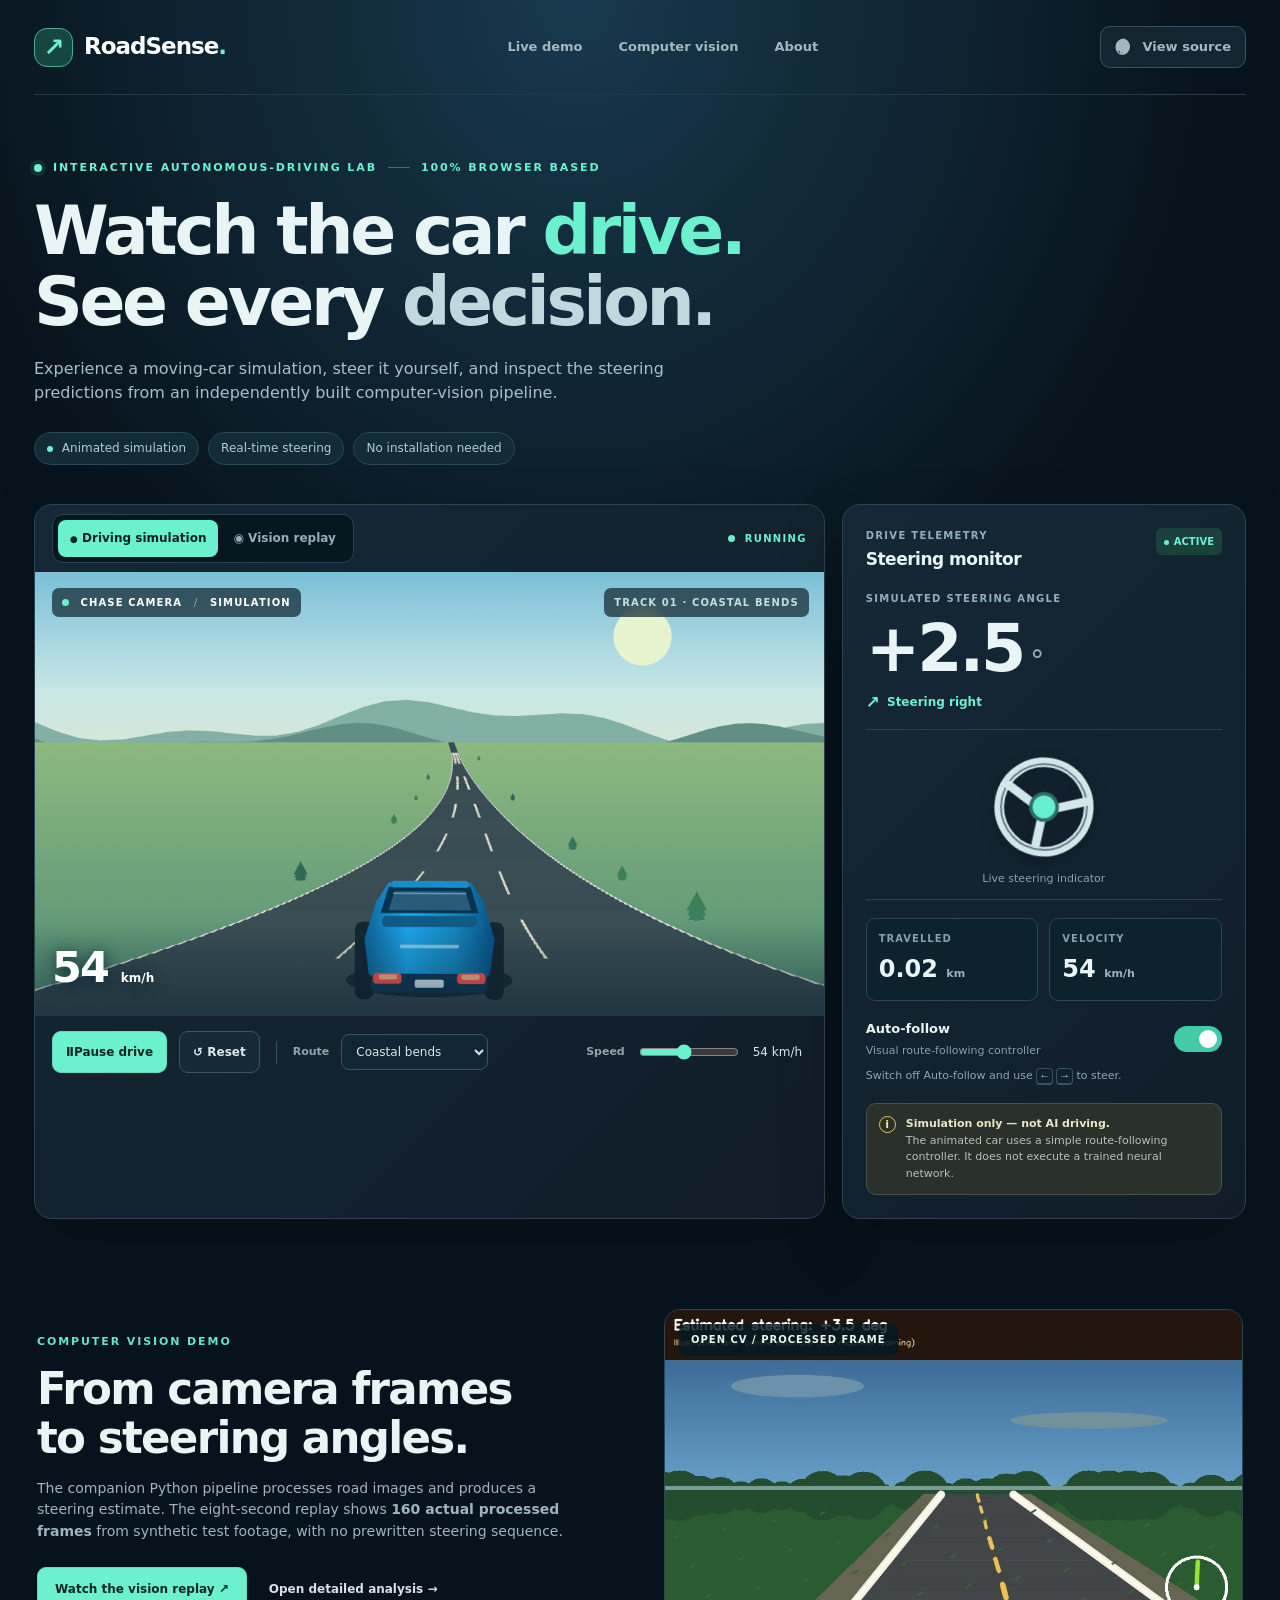
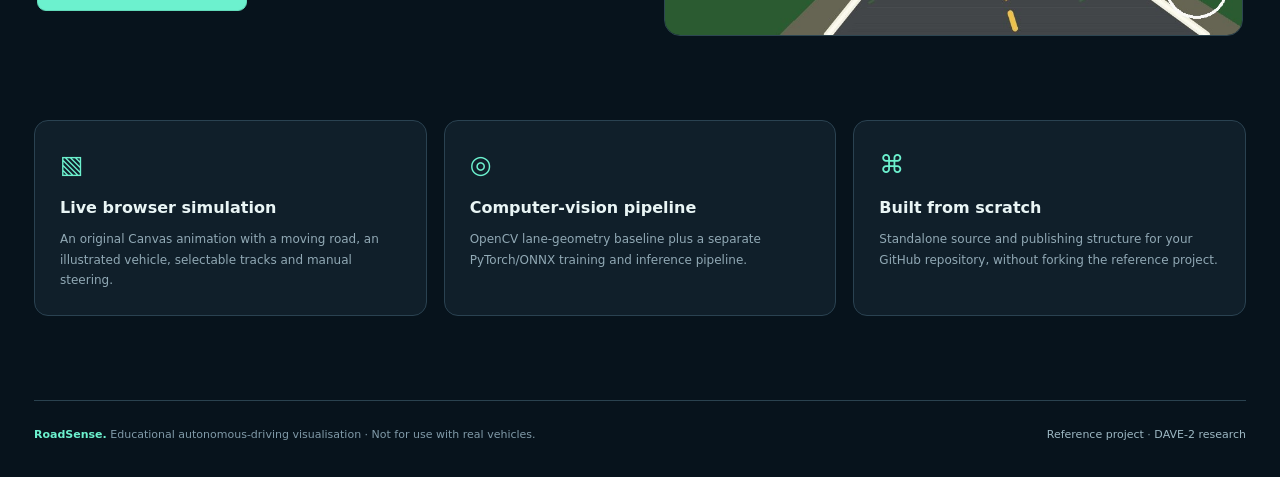
<file: docs/index.html>
<!doctype html>
<html lang="en">
<head>
<meta charset="utf-8"/>
<meta name="viewport" content="width=device-width, initial-scale=1"/>
<meta name="theme-color" content="#07131d"/>
<meta name="description" content="RoadSense: interactive self-driving car simulation and independently implemented computer-vision steering demonstration."/>
<title>RoadSense — Watch the car drive</title>
<link rel="stylesheet" href="style.css" />
</head>
<body>
<div class="ambient" aria-hidden="true"></div>
<div class="page">
<header class="header">
  <a class="logo" href="./" aria-label="RoadSense home"><span class="symbol">↗</span><span>Road<span class="brand-em">Sense</span><span class="brand-dot">.</span></span></a>
  <nav aria-label="Main navigation"><a href="#demo">Live demo</a><a href="#vision">Computer vision</a><a href="#details">About</a></nav>
  <a class="repo-link" href="https://github.com/concept-grading-lab/RoadSense-Steering-AI" target="_blank" rel="noopener"><svg width="18" height="18" viewBox="0 0 24 24" aria-hidden="true" fill="currentColor"><path d="M12 .7A11.3 11.3 0 0 0 8.4 22.73c.57.1.77-.24.77-.55v-2c-3.14.69-3.8-1.33-3.8-1.33-.51-1.29-1.26-1.63-1.26-1.63-1.02-.69.08-.68.08-.68 1.13.08 1.73 1.15 1.73 1.15 1 .1.84 1.92.63 2.39-.42.1-.73.26-.98.44 2.52.29 5.17-1.26 5.17-5.6 0-1.24-.44-2.26-1.16-3.06.12-.28.51-1.44-.11-3.01 0 0-.95-.31-3.1 1.17A10.75 10.75 0 0 0 12 6.56c-.96 0-1.92.13-2.82.38-2.16-1.48-3.11-1.17-3.11-1.17-.61 1.57-.23 2.73-.11 3.01a4.4 4.4 0 0 0-1.17 3.06c0 4.33 2.65 5.9 5.16 5.61-.1.09-.19.19-.27.3a3.1 3.1 0 0 1-.29 2.07v2.36c0 .31.2.65.78.54A11.3 11.3 0 0 0 12 .7Z"/></svg><span>View source</span></a>
</header>
<main>
  <section class="hero" id="demo">
    <div class="eyebrow"><span class="pulse"></span> INTERACTIVE AUTONOMOUS-DRIVING LAB <span class="eyebrow-rule"></span> 100% BROWSER BASED</div>
    <h1>Watch the car <em>drive.</em><br/>See every <span class="highlight">decision.</span></h1>
    <p>Experience a moving-car simulation, steer it yourself, and inspect the steering predictions from an independently built computer-vision pipeline.</p>
    <div class="chips"><span><b class="chip-dot"></b> Animated simulation</span><span>Real-time steering</span><span>No installation needed</span></div>
  </section>
  <section class="workspace" aria-label="Interactive driving demonstration">
    <div class="screen-card">
      <div class="screen-toolbar"><div class="mode-switch" role="group" aria-label="Choose the demonstration mode"><button id="btnSim" class="mode-btn active" type="button" aria-pressed="true"><span class="circle">●</span> Driving simulation</button><button id="btnVideo" class="mode-btn" type="button" aria-pressed="false">◉ Vision replay</button></div><span id="liveBadge" class="status"><span class="status-dot"></span> RUNNING</span></div>
      <div class="viewport">
        <canvas id="road" width="1080" height="620" role="img" aria-label="Animated simulated car driving along a curving road with moving scenery">Your browser does not support Canvas.</canvas>
        <video id="processedVideo" src="road-annotated.mp4" poster="road-straight.jpg" muted playsinline loop preload="metadata" aria-label="Eight second recording of processed synthetic road footage" hidden></video>
        <div class="cam-label" id="camLabel"><span class="cam-dot"></span> CHASE CAMERA <span class="camera-divider">/</span> SIMULATION</div>
        <div class="frame-label" id="frameLabel">TRACK 01 · COASTAL BENDS</div>
        <div class="bottom-viz"><div class="speed-text" id="speedFloat">54 <span>km/h</span></div><div class="video-notice" id="videoNotice" hidden>Recorded OpenCV output · Synthetic footage</div></div>
      </div>
      <div class="screen-controls" id="simulationControls"><button class="primary" type="button" id="playPause"><span id="playGlyph">Ⅱ</span><span id="playText">Pause drive</span></button><button class="outline" type="button" id="restart" aria-label="Restart simulation" title="Restart drive">↺ Reset</button><span class="ctrl-divider"></span><label for="trackSelect">Route</label><select id="trackSelect" aria-label="Driving route"><option value="coastal">Coastal bends</option><option value="sweeps">Mountain sweeps</option><option value="straight">City straight</option></select><span class="ctrl-spacer"></span><label class="keyboard" for="speedSlider">Speed</label><input id="speedSlider" type="range" min="25" max="90" step="1" value="54" aria-label="Simulated speed in kilometres per hour"/><output id="speedValue" for="speedSlider">54 km/h</output></div>
      <div class="screen-controls replay-controls" id="replayControls" hidden><button id="videoPlay" class="primary" type="button">▶ Play replay</button><label for="seek" class="keyboard">Timeline</label><input id="seek" type="range" min="0" max="159" value="0" step="1" aria-label="Replay frame"/><span id="videoTime" class="time">0:00 / 0:08</span></div>
    </div>
    <aside class="telemetry" aria-label="Driving dashboard">
      <div class="telemetry-top"><div><div class="small-label">DRIVE TELEMETRY</div><div class="dash-heading">Steering monitor</div></div><span class="telemetry-signal" title="Simulation connected"><span></span>ACTIVE</span></div>
      <div class="angle-group"><div class="small-label" id="angleLabel">SIMULATED STEERING ANGLE</div><div class="angle-value"><strong id="steerAngle">+0.0</strong><span>°</span></div><div class="direction"><span class="direction-arrow" id="directionArrow">↑</span><span id="steerDirection">Following road centre</span></div></div>
      <div class="wheel-panel"><svg class="wheel-icon" id="steeringWheel" viewBox="0 0 130 130" role="img" aria-label="Steering wheel angle indicator"><circle cx="65" cy="65" r="51" fill="none" stroke="#d1e7ea" stroke-width="11"/><circle cx="65" cy="65" r="49" fill="none" stroke="#647785" stroke-width="2"/><path d="M20 49 L57 66 M110 49 L73 66 M65 65 L65 108" stroke="#d1e7ea" stroke-width="10" fill="none" stroke-linecap="round"/><circle cx="65" cy="65" r="15" fill="#67efd2" stroke="#2d6c69" stroke-width="4"/></svg><div class="wheel-caption">Live steering indicator</div></div>
      <div class="metrics"><div><span>TRAVELLED</span><strong id="distance">0.00 <small>km</small></strong></div><div><span>VELOCITY</span><strong id="velocity">54 <small>km/h</small></strong></div></div>
      <div class="autopilot-row"><div><strong>Auto-follow</strong><small id="driveModeInfo">Visual route-following controller</small></div><label class="switch" for="autopilot"><input id="autopilot" type="checkbox" checked/><span class="switch-slider"></span></label></div>
      <p class="hint" id="controlsHint">Switch off Auto-follow and use <kbd>←</kbd> <kbd>→</kbd> to steer.</p>
      <div class="accuracy-note"><span class="info-icon">i</span><span><strong id="disclaimerTitle">Simulation only — not AI driving.</strong><br/><span id="disclaimerBody">The animated car uses a simple route-following controller. It does not execute a trained neural network.</span></span></div>
    </aside>
  </section>
  <section class="under" id="vision"><div class="under-copy"><div class="eyebrow second">COMPUTER VISION DEMO</div><h2>From camera frames<br/>to steering angles.</h2><p>The companion Python pipeline processes road images and produces a steering estimate. The eight-second replay shows <b>160 actual processed frames</b> from synthetic test footage, with no prewritten steering sequence.</p><div class="under-actions"><button id="openReplay" class="cta" type="button">Watch the vision replay <span>↗</span></button><a class="under-link" href="vision-replay.html">Open detailed analysis →</a></div></div><div class="preview"><img src="road-right.jpg" alt="Annotated right-turn road showing computed lane geometry" loading="lazy"/><div class="preview-overlay">OPEN CV / PROCESSED FRAME</div></div></section>
  <section class="grid-features" id="details"><div class="feature"><span class="feature-icon">▧</span><h3>Live browser simulation</h3><p>An original Canvas animation with a moving road, an illustrated vehicle, selectable tracks and manual steering.</p></div><div class="feature"><span class="feature-icon">◎</span><h3>Computer-vision pipeline</h3><p>OpenCV lane-geometry baseline plus a separate PyTorch/ONNX training and inference pipeline.</p></div><div class="feature"><span class="feature-icon">⌘</span><h3>Built from scratch</h3><p>Standalone source and publishing structure for your GitHub repository, without forking the reference project.</p></div></section>
</main>
<footer><span><strong>RoadSense.</strong> Educational autonomous-driving visualisation · Not for use with real vehicles.</span><span><a href="https://github.com/adityaguptai/Self-Driving-Car-" target="_blank" rel="noopener">Reference project</a> · <a href="https://arxiv.org/abs/1604.07316" target="_blank" rel="noopener">DAVE-2 research</a></span></footer>
</div><script id="angle-trace" type="application/json">[-3.289,-3.448,-2.021,-3.322,-2.005,-3.181,-3.342,-1.955,-6.264,-1.42,-5.593,-4.56,-5.685,-5.137,-8.706,-8.303,-5.703,-8.399,-7.998,-6.281,-7.37,-7.178,-5.379,-5.327,-6.133,-5.997,-5.505,-5.484,-4.789,-4.282,-3.949,-3.749,-3.287,-3.058,-2.375,-2.093,-1.738,-1.28,-0.876,-0.491,-0.027,0.203,0.721,1.049,1.737,1.919,2.12,2.526,3.338,3.542,3.702,4.257,4.687,5.372,5.331,5.741,6.041,6.471,6.591,7.02,7.209,7.609,7.703,8.125,8.17,8.197,3.662,4.334,2.307,3.475,2.509,3.13,3.423,6.331,2.402,0.572,3.761,1.882,2.01,3.168,2.021,1.243,1.975,2.357,-0.107,2.755,1.611,6.652,2.676,5.358,6.618,5.901,5.858,4.528,8.657,8.647,6.025,8.215,7.95,7.569,7.466,6.949,6.809,6.415,5.901,5.707,5.597,5.046,4.749,4.333,3.709,3.504,3.245,3.027,2.34,1.787,1.787,1.109,0.909,0.172,-0.159,-0.529,-0.755,-1.208,-1.759,-2.093,-2.608,-3.083,-3.235,-3.997,-3.956,-4.379,-4.936,-5.328,-5.661,-5.919,-6.17,-6.521,-6.763,-6.356,-6.411,-6.256,-7.055,-4.171,-8.402,-8.603,-5.631,-4.277,-6.135,-4.048,-5.809,-4.464,-5.153,-5.471,-3.669,-4.773,-1.902,-0.853,-3.124,-0.618]</script><script src="sim.js" defer></script>
</body></html>
</file>
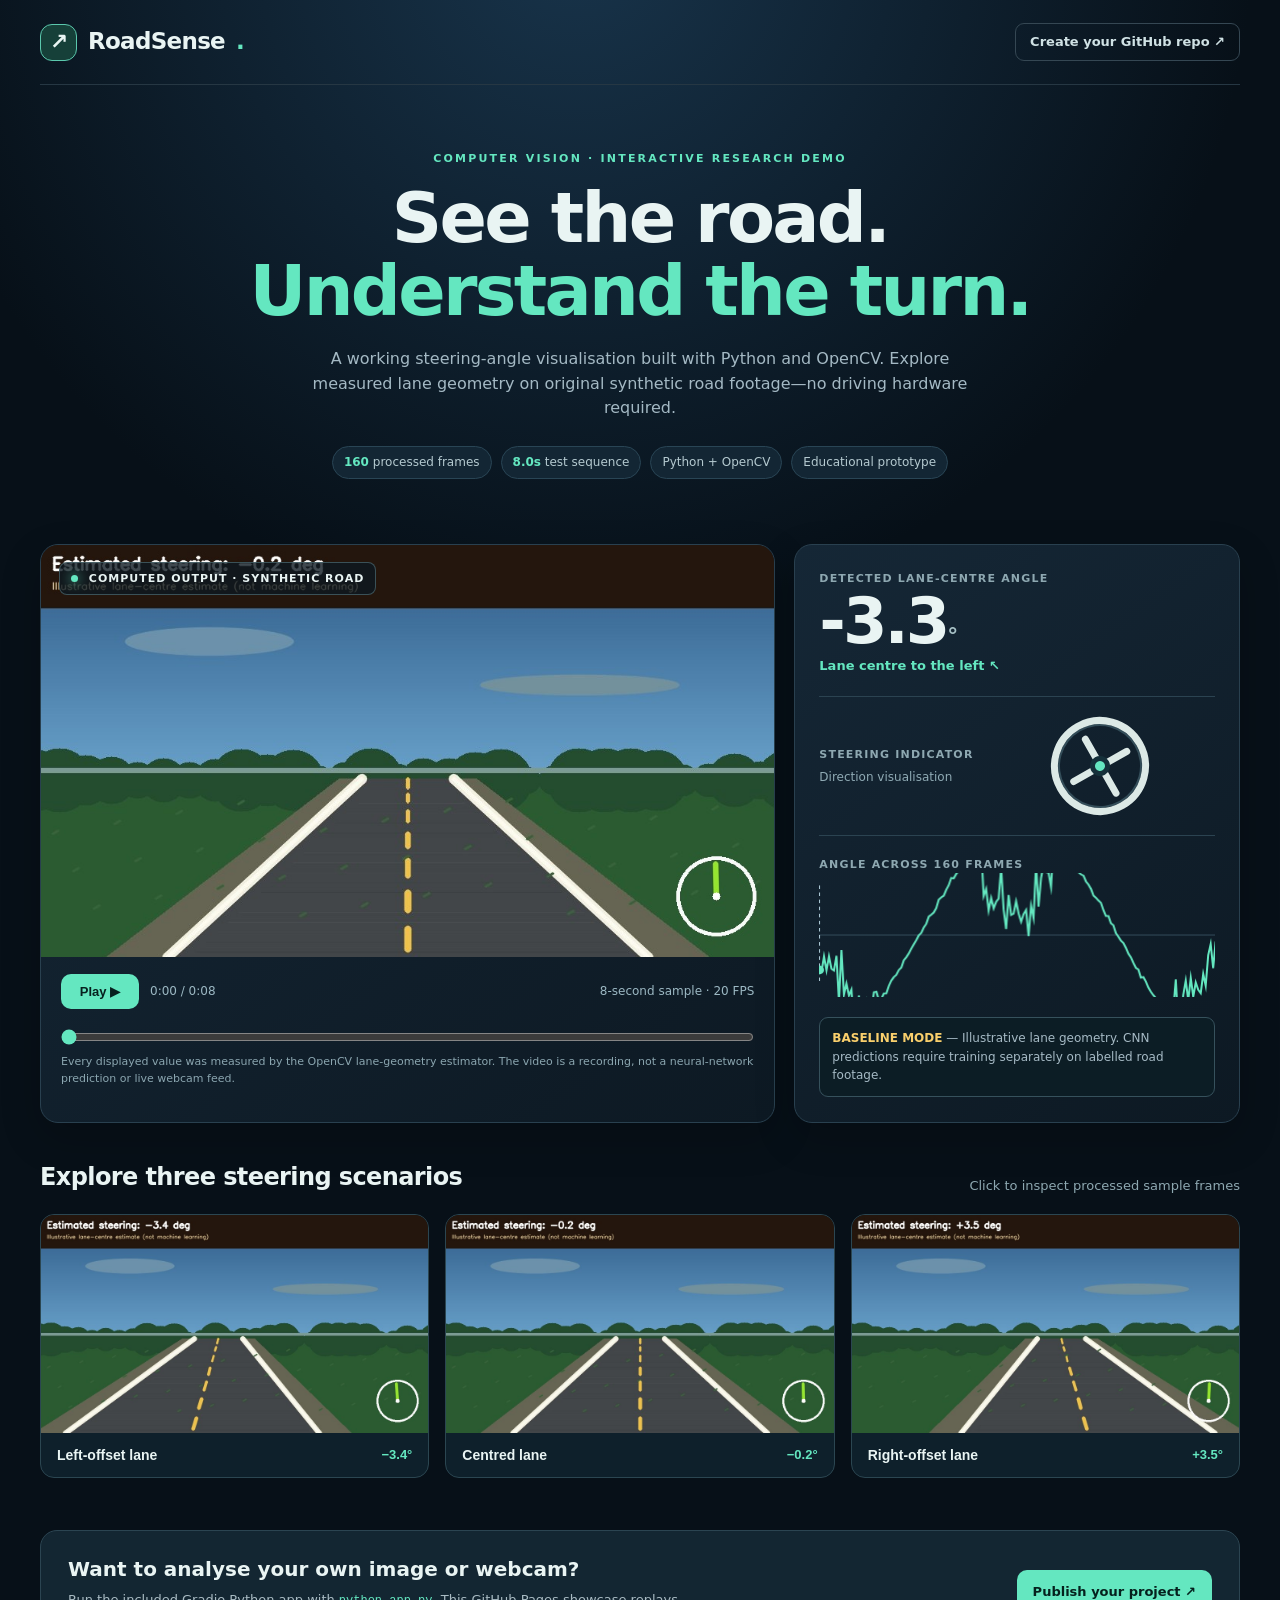
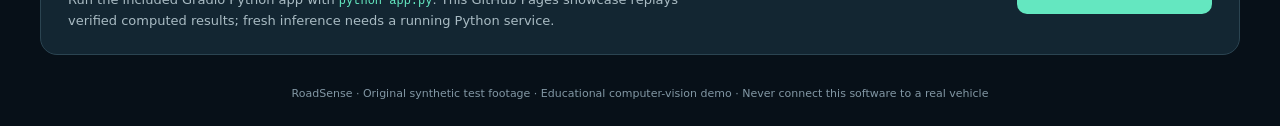
<file: docs/vision-replay.html>
<!DOCTYPE html>
<html lang="en">
<head>
<meta charset="utf-8"><meta name="viewport" content="width=device-width, initial-scale=1">
<meta name="description" content="RoadSense: original self-driving research demo. See OpenCV lane geometry results on synthetic road footage and explore steering measurements over time.">
<title>RoadSense | Steering Prediction Lab</title>
<style>
:root{color-scheme:dark;--bg:#071018;--panel:#0f1c27;--edge:#284050;--ink:#e9f4f3;--muted:#8ea8b1;--mint:#64e7c0;--sky:#68b5ff;--yellow:#f9cf6c}*{box-sizing:border-box}body{margin:0;background:var(--bg);font-family:Inter,ui-sans-serif,system-ui,-apple-system,Segoe UI,sans-serif;color:var(--ink);font-size:15px;line-height:1.55}body:before{content:"";position:absolute;pointer-events:none;left:0;right:0;top:0;height:650px;background:radial-gradient(ellipse at 45% -10%,#18344b 0,transparent 68%)}.shell{width:min(1200px,calc(100% - 40px));margin:auto;position:relative}header{display:flex;justify-content:space-between;align-items:center;border-bottom:1px solid #263743;padding:23px 0}.brand{font-weight:850;letter-spacing:-.7px;font-size:23px;display:flex;gap:11px;align-items:center}.mark{display:grid;place-items:center;width:37px;height:37px;border:1px solid #5bc8ad;background:#164039;border-radius:12px;font-size:22px}.toplink{color:#d0e2e5;text-decoration:none;font-size:13px;font-weight:680;border:1px solid #354753;border-radius:9px;padding:8px 14px}.toplink:hover{border-color:var(--mint)}.hero{padding:65px 0 40px;text-align:center}.eyebrow{font-size:11px;text-transform:uppercase;letter-spacing:2.2px;font-weight:800;color:var(--mint)}h1{font-size:clamp(37px,6.2vw,70px);line-height:1.04;letter-spacing:-2.7px;margin:15px auto 19px;max-width:920px}h1 span{color:var(--mint)}.sub{max-width:690px;margin:auto;color:#a4b9c4;font-size:16px}.pills{display:flex;gap:9px;flex-wrap:wrap;justify-content:center;margin:25px 0}.pill{font-size:12px;color:#b5cad0;background:#132634;border:1px solid #294555;border-radius:90px;padding:6px 11px}.pill strong{color:var(--mint)}.stage{display:grid;grid-template-columns:minmax(0,1.65fr) minmax(290px,1fr);gap:19px}.panel{background:linear-gradient(145deg,#152736,#0d1923);border:1px solid #29404f;border-radius:18px;overflow:hidden;box-shadow:0 15px 40px #0003}.video-area{position:relative;aspect-ratio:16/9;background:#172c36}video{width:100%;height:100%;object-fit:cover;display:block}.video-label{position:absolute;top:17px;left:18px;z-index:2;background:#0d1921ca;border:1px solid #527078a6;border-radius:8px;padding:7px 11px;font-size:11px;font-weight:800;letter-spacing:1px}.dot{display:inline-block;width:7px;height:7px;background:#64e7c0;border-radius:50%;margin-right:6px;box-shadow:0 0 12px #64e7c0}.case-preview{position:absolute;inset:0;display:none;z-index:4;background:#092130;align-items:center;justify-content:center}.case-preview.active{display:flex}.case-preview img{width:100%;height:100%;object-fit:cover}.case-preview button{position:absolute;right:13px;top:13px;color:white;background:#102a39;border:1px solid #4a6a78;border-radius:8px;padding:7px 11px;cursor:pointer}.transport{padding:17px 20px 20px}.transport-top{display:flex;gap:11px;align-items:center}.control{display:inline-flex;align-items:center;justify-content:center;background:var(--mint);color:#07211f;border:0;border-radius:10px;padding:10px 17px;cursor:pointer;font-size:13px;font-weight:800;min-width:78px}.control:hover{background:#93ffdb}.time{font-variant-numeric:tabular-nums;font-size:12px;color:#9cb8c3;white-space:nowrap}.seek{width:100%;accent-color:var(--mint);cursor:pointer;margin:20px 0 8px}.source-note{font-size:11px;color:#8ba6b0;margin:0}.side{padding:25px 24px;display:flex;flex-direction:column;gap:20px}.smalltag{font-size:11px;color:var(--muted);letter-spacing:1.2px;font-weight:750;text-transform:uppercase}.steering-val{font-size:64px;font-weight:850;letter-spacing:-3px;line-height:1.08;font-variant-numeric:tabular-nums}.steering-val small{font-size:22px;color:#a6c0c5;letter-spacing:0}.wheel{width:98px;height:98px;border-radius:50%;border:7px solid #dce9e6;margin:auto;position:relative;box-shadow:inset 0 0 0 2px #334d59;transition:transform .12s linear}.wheel:before{content:"";width:7px;height:69px;background:#dce9e6;position:absolute;left:calc(50% - 3.5px);top:8px;border-radius:9px}.wheel:after{content:"";height:7px;width:68px;position:absolute;top:calc(50% - 3.5px);left:8px;border-radius:5px;background:#dce9e6}.wheel i{position:absolute;width:20px;height:20px;border-radius:50%;background:var(--mint);left:calc(50% - 10px);top:calc(50% - 10px);z-index:2;border:5px solid #15303a}.side-info{display:flex;justify-content:space-between;align-items:center;gap:12px}.direction{font-size:13px;color:var(--mint);font-weight:760}.chart{width:100%;height:124px;display:block}.mline{height:1px;background:#2b4351}.mode{border:1px solid #36515c;border-radius:9px;padding:11px 12px;background:#0c1d25;font-size:12px;color:#a6bac5}.mode b{color:var(--yellow)}.cases{margin:36px 0 52px}.section-head{display:flex;justify-content:space-between;align-items:end;gap:14px;margin-bottom:18px}.section-head h2{font-size:24px;letter-spacing:-.6px;margin:0}.section-head p{color:var(--muted);margin:0;font-size:13px}.case-grid{display:grid;grid-template-columns:repeat(3,1fr);gap:16px}.case{cursor:pointer;background:#0e202b;border:1px solid #2b4651;padding:0;border-radius:14px;overflow:hidden;text-align:left;color:var(--ink);transition:transform .14s,border-color .14s}.case:hover{transform:translateY(-2px);border-color:var(--mint)}.case img{width:100%;aspect-ratio:16/9;object-fit:cover;display:block}.case-body{padding:14px 16px}.case-body strong{font-size:14px}.case-body span{float:right;color:var(--mint);font-variant-numeric:tabular-nums;font-size:13px;font-weight:800}.bottom{display:flex;justify-content:space-between;gap:30px;align-items:center;background:#132632;border:1px solid #2b4451;padding:23px 27px;border-radius:17px;margin-bottom:30px}.bottom h2{font-size:20px;margin:0 0 5px}.bottom p{margin:0;font-size:13px;color:#a9bbc3;max-width:650px}.bottom code{font-size:12px;color:var(--mint)}.cta{background:var(--mint);color:#05211d;white-space:nowrap;text-decoration:none;font-size:13px;font-weight:800;padding:12px 16px;border-radius:10px}footer{color:#8297a4;font-size:11px;text-align:center;padding:0 0 25px}@media(max-width:840px){.stage{grid-template-columns:1fr}.side{display:grid;grid-template-columns:1fr 1fr;gap:18px}.side>.mline{display:none}.wheel{margin-right:0}.hero{padding:48px 0 32px}h1{letter-spacing:-1.6px}.bottom{flex-direction:column;align-items:start}}@media(max-width:580px){.shell{width:calc(100% - 24px)}.case-grid{grid-template-columns:1fr}.side{display:flex}.wheel{margin:auto}.bottom{padding:20px}.section-head{display:block}.section-head p{margin-top:7px}header{padding:14px 0}.toplink{font-size:11px}.video-label{font-size:9px;top:9px;left:9px}h1{font-size:39px}.hero{padding-top:39px}.steering-val{font-size:50px}}
</style></head>
<body><main class="shell">
<header><div class="brand"><div class="mark">↗</div> RoadSense<span style="color:var(--mint)">.</span></div><a class="toplink" href="https://github.com/new" target="_blank" rel="noopener">Create your GitHub repo ↗</a></header>
<section class="hero"><div class="eyebrow">Computer Vision · Interactive Research Demo</div><h1>See the road. <span>Understand the turn.</span></h1><p class="sub">A working steering-angle visualisation built with Python and OpenCV. Explore measured lane geometry on original synthetic road footage—no driving hardware required.</p><div class="pills"><span class="pill"><strong>160</strong> processed frames</span><span class="pill"><strong>8.0s</strong> test sequence</span><span class="pill">Python + OpenCV</span><span class="pill">Educational prototype</span></div></section>
<section class="stage">
<div class="panel"><div class="video-area"><div class="video-label"><i class="dot"></i> COMPUTED OUTPUT · SYNTHETIC ROAD</div><video id="video" src="road-annotated.mp4" poster="road-straight.jpg" playsinline muted autoplay loop preload="metadata" aria-label="Annotated road steering demo"></video><div class="case-preview" id="casePreview"><img id="caseImage" src="road-straight.jpg" alt="Road scenario visualisation"><button id="closeCase" aria-label="Close scenario image">Close ×</button></div></div><div class="transport"><div class="transport-top"><button class="control" id="playPause" aria-label="Pause or play video">Pause ❚❚</button><span class="time" id="time">0:00 / 0:08</span><span class="time" style="margin-left:auto">8-second sample · 20 FPS</span></div><input id="seek" class="seek" type="range" min="0" max="159" value="0" aria-label="Scrub through processed frames"><p class="source-note">Every displayed value was measured by the OpenCV lane-geometry estimator. The video is a recording, not a neural-network prediction or live webcam feed.</p></div></div>
<aside class="panel side"><div><div class="smalltag">Detected lane-centre angle</div><div class="steering-val" id="angle">+0.0<small>°</small></div><div class="direction" id="direction">Road centre · aligned</div></div><div class="mline"></div><div class="side-info"><div><div class="smalltag">Steering indicator</div><div style="color:#8faab4;font-size:12px;margin-top:5px">Direction visualisation</div></div><div class="wheel" id="wheel"><i></i></div></div><div class="mline"></div><div><div class="smalltag">Angle across 160 frames</div><canvas id="chart" class="chart" height="140" role="img" aria-label="Timeline of steering angles"></canvas></div><div class="mode"><b>BASELINE MODE</b> — Illustrative lane geometry. CNN predictions require training separately on labelled road footage.</div></aside>
</section>
<section class="cases"><div class="section-head"><h2>Explore three steering scenarios</h2><p>Click to inspect processed sample frames</p></div><div class="case-grid"><button class="case" data-scenario="left"><img src="road-left.jpg" alt="Synthetic left-shifted lane"><div class="case-body"><strong>Left-offset lane</strong><span>−3.4°</span></div></button><button class="case" data-scenario="straight"><img src="road-straight.jpg" alt="Synthetic straight lane"><div class="case-body"><strong>Centred lane</strong><span>−0.2°</span></div></button><button class="case" data-scenario="right"><img src="road-right.jpg" alt="Synthetic right-shifted lane"><div class="case-body"><strong>Right-offset lane</strong><span>+3.5°</span></div></button></div></section>
<section class="bottom"><div><h2>Want to analyse your own image or webcam?</h2><p>Run the included Gradio Python app with <code>python app.py</code>. This GitHub Pages showcase replays verified computed results; fresh inference needs a running Python service.</p></div><a class="cta" href="https://github.com/new" target="_blank" rel="noopener">Publish your project ↗</a></section>
<footer>RoadSense · Original synthetic test footage · Educational computer-vision demo · Never connect this software to a real vehicle</footer>
</main>
<script>
const angles=[-3.289,-3.448,-2.021,-3.322,-2.005,-3.181,-3.342,-1.955,-6.264,-1.42,-5.593,-4.56,-5.685,-5.137,-8.706,-8.303,-5.703,-8.399,-7.998,-6.281,-7.37,-7.178,-5.379,-5.327,-6.133,-5.997,-5.505,-5.484,-4.789,-4.282,-3.949,-3.749,-3.287,-3.058,-2.375,-2.093,-1.738,-1.28,-0.876,-0.491,-0.027,0.203,0.721,1.049,1.737,1.919,2.12,2.526,3.338,3.542,3.702,4.257,4.687,5.372,5.331,5.741,6.041,6.471,6.591,7.02,7.209,7.609,7.703,8.125,8.17,8.197,3.662,4.334,2.307,3.475,2.509,3.13,3.423,6.331,2.402,0.572,3.761,1.882,2.01,3.168,2.021,1.243,1.975,2.357,-0.107,2.755,1.611,6.652,2.676,5.358,6.618,5.901,5.858,4.528,8.657,8.647,6.025,8.215,7.95,7.569,7.466,6.949,6.809,6.415,5.901,5.707,5.597,5.046,4.749,4.333,3.709,3.504,3.245,3.027,2.34,1.787,1.787,1.109,0.909,0.172,-0.159,-0.529,-0.755,-1.208,-1.759,-2.093,-2.608,-3.083,-3.235,-3.997,-3.956,-4.379,-4.936,-5.328,-5.661,-5.919,-6.17,-6.521,-6.763,-6.356,-6.411,-6.256,-7.055,-4.171,-8.402,-8.603,-5.631,-4.277,-6.135,-4.048,-5.809,-4.464,-5.153,-5.471,-3.669,-4.773,-1.902,-0.853,-3.124,-0.618];
const video=document.getElementById('video'),seek=document.getElementById('seek'),playPause=document.getElementById('playPause'),angleLabel=document.getElementById('angle'),direction=document.getElementById('direction'),wheel=document.getElementById('wheel'),time=document.getElementById('time'),chart=document.getElementById('chart'),preview=document.getElementById('casePreview');
let activeFrame=0;
const tstamp=(s)=>`0:${String(Math.max(0,Math.floor(s))).padStart(2,'0')}`;
function update(f){activeFrame=Math.max(0,Math.min(159,Math.round(f)));const a=angles[activeFrame];seek.value=String(activeFrame);angleLabel.innerHTML=`${a>=0?'+':''}${a.toFixed(1)}<small>°</small>`;direction.textContent=Math.abs(a)<.6?'Road centre · aligned':a>0?'Lane centre to the right ↗':'Lane centre to the left ↖';wheel.style.transform=`rotate(${a*9}deg)`;time.textContent=`${tstamp(activeFrame/20)} / 0:08`;drawChart()}
function drawChart(){const ctx=chart.getContext('2d'),dpr=window.devicePixelRatio||1,w=chart.getBoundingClientRect().width||300,h=140;chart.width=w*dpr;chart.height=h*dpr;ctx.setTransform(dpr,0,0,dpr,0,0);ctx.clearRect(0,0,w,h);let top=14,bottom=h-14;ctx.strokeStyle='#395363';ctx.lineWidth=1;ctx.beginPath();ctx.moveTo(0,h/2);ctx.lineTo(w,h/2);ctx.stroke();ctx.strokeStyle='#64e7c0';ctx.lineWidth=2;ctx.beginPath();for(let i=0;i<angles.length;i++){let x=i/(angles.length-1)*w,y=h/2-angles[i]*12;if(i===0)ctx.moveTo(x,y);else ctx.lineTo(x,y)}ctx.stroke();let x=activeFrame/159*w,y=h/2-angles[activeFrame]*12;ctx.strokeStyle='#a9c5d2';ctx.setLineDash([4,4]);ctx.beginPath();ctx.moveTo(x,top);ctx.lineTo(x,bottom);ctx.stroke();ctx.setLineDash([]);ctx.fillStyle='#64e7c0';ctx.beginPath();ctx.arc(x,y,5,0,Math.PI*2);ctx.fill()}
video.addEventListener('timeupdate',()=>{if(!preview.classList.contains('active'))update(video.currentTime*20)});
video.addEventListener('play',()=>playPause.textContent='Pause ❚❚');video.addEventListener('pause',()=>playPause.textContent='Play ▶');
playPause.addEventListener('click',()=>{preview.classList.remove('active');video.paused?video.play():video.pause()});
seek.addEventListener('input',()=>{preview.classList.remove('active');video.pause();video.currentTime=Number(seek.value)/20;update(Number(seek.value))});
document.querySelectorAll('.case').forEach(button=>button.addEventListener('click',()=>{video.pause();const key=button.dataset.scenario;document.getElementById('caseImage').src=`road-${key}.jpg`;preview.classList.add('active');const vals={left:-3.412,straight:-.172,right:3.527};angleLabel.innerHTML=`${vals[key]>=0?'+':''}${vals[key].toFixed(1)}<small>°</small>`;wheel.style.transform=`rotate(${vals[key]*9}deg)`;direction.textContent=`Selected ${key} example · computed output`;}));
document.getElementById('closeCase').addEventListener('click',()=>{preview.classList.remove('active');update(activeFrame)});window.addEventListener('resize',drawChart);update(0);video.play().catch(()=>{playPause.textContent='Play ▶'});
</script>
</body></html>
</file>
<file: docs/style.css>
:root{color-scheme:dark;--bg:#07131c;--edge:#243744;--panel:#11212d;--mint:#6cf1ce;--text:#e9f5f5;--muted:#8299a7;--sub:#a9c0cb}*{box-sizing:border-box}html{scroll-behavior:smooth}body{background:var(--bg);color:var(--text);font:15px/1.55 Inter,system-ui,-apple-system,Segoe UI,Roboto,sans-serif;margin:0;min-width:320px}button,select,input{font:inherit}.ambient{position:absolute;top:0;left:0;right:0;height:800px;background:radial-gradient(ellipse at 45% 0,#18394d 0%,#07131c00 65%);pointer-events:none;z-index:-1}.page{max-width:1310px;padding:0 34px;margin:0 auto}.header{display:flex;align-items:center;justify-content:space-between;padding:26px 0;border-bottom:1px solid #263a45}.logo{display:flex;align-items:center;gap:11px;color:white;text-decoration:none;font-weight:800;font-size:23px;letter-spacing:-1px}.symbol{height:39px;width:39px;border-radius:13px;background:#16473f;border:1px solid #4aab96;display:grid;place-items:center;color:var(--mint);font-size:25px}.brand-em{font-weight:650}.brand-dot{color:var(--mint)}nav{display:flex;gap:36px}nav a,.repo-link{color:#a2b7bf;text-decoration:none;font-size:13px;font-weight:650}nav a:hover,.repo-link:hover{color:white}.repo-link{display:inline-flex;align-items:center;gap:10px;border:1px solid #3b5260;background:#132531;padding:10px 14px;border-radius:10px}.hero{padding:64px 0 39px;max-width:930px}.eyebrow{display:flex;gap:11px;align-items:center;font-size:11px;letter-spacing:1.9px;color:var(--mint);font-weight:800}.pulse,.status-dot,.cam-dot,.chip-dot{display:inline-block;height:8px;width:8px;border-radius:100%;background:var(--mint);box-shadow:0 0 0 4px #6cf1ce19}.eyebrow-rule{height:1px;width:22px;background:#447066}.hero h1{font-size:clamp(45px,5.3vw,74px);line-height:1.05;letter-spacing:-3.4px;margin:19px 0;max-width:950px}.hero h1 em{font-style:normal;color:var(--mint)}.hero h1 .highlight{color:#c2d8df}.hero p{max-width:705px;color:#a6bfc9;font-size:16px;margin:0}.chips{display:flex;gap:9px;flex-wrap:wrap;margin-top:26px}.chips span{border:1px solid #294758;border-radius:30px;background:#112b37;color:#b5c9d3;font-size:12px;padding:6px 12px}.chips .chip-dot{width:6px;height:6px;box-shadow:none;margin-right:5px}.workspace{display:grid;grid-template-columns:minmax(0,1.78fr) minmax(320px,.91fr);gap:17px}.screen-card,.telemetry{border:1px solid #2b4453;border-radius:18px;background:linear-gradient(135deg,#152836,#101d29);overflow:hidden;box-shadow:0 25px 65px #0003}.screen-toolbar{height:67px;padding:11px 17px;display:flex;align-items:center;justify-content:space-between;gap:12px}.mode-switch{display:flex;padding:5px;background:#071720;border:1px solid #2c4250;border-radius:11px;gap:3px}.mode-btn{border:0;cursor:pointer;background:transparent;color:#97aeb8;padding:9px 12px;border-radius:8px;white-space:nowrap;font-size:12px;font-weight:750}.mode-btn.active{color:#082321;background:var(--mint)}.mode-btn .circle{font-size:9px}.status{font-size:10px;font-weight:800;letter-spacing:1.3px;color:var(--mint)}.status-dot{height:7px;width:7px;margin-right:5px;box-shadow:none}.viewport{position:relative;aspect-ratio:16/9;overflow:hidden;background:#0d2530}.viewport canvas,.viewport video{height:100%;width:100%;display:block;object-fit:cover}.viewport [hidden]{display:none}.cam-label,.frame-label{position:absolute;z-index:2;font-size:10px;font-weight:760;letter-spacing:1.1px;color:white;border-radius:7px;background:#061720a8;backdrop-filter:blur(6px);padding:7px 10px}.cam-label{top:16px;left:17px}.cam-dot{width:7px;height:7px;box-shadow:none;margin-right:7px}.camera-divider{color:#779bab;margin:0 7px}.frame-label{top:16px;right:15px;color:#c5dddf}.bottom-viz{position:absolute;bottom:15px;left:17px;right:17px;display:flex;align-items:end;justify-content:space-between;pointer-events:none}.speed-text{color:white;font-size:43px;font-weight:850;letter-spacing:-2px;text-shadow:0 2px 16px #042431}.speed-text span{font-size:12px;font-weight:600;letter-spacing:0}.video-notice{background:#061720bb;padding:8px 12px;font-size:11px;letter-spacing:.2px;border-radius:9px}.screen-controls{min-height:73px;display:flex;align-items:center;gap:12px;padding:13px 17px;flex-wrap:wrap}.screen-controls[hidden]{display:none}.screen-controls button,.cta{cursor:pointer;border-radius:9px;padding:11px 13px;font-size:12px;font-weight:800}.primary,.cta{border:1px solid #62dbba;background:var(--mint);color:#082521}.primary:hover,.cta:hover{background:#a1ffe3}.outline{border:1px solid #395364;background:#152a36;color:#dce9ee}.outline:hover{border-color:#90aeba}.ctrl-divider{height:23px;width:1px;background:#385162;margin:0 4px}.screen-controls label{font-size:11px;color:#90a5ae;font-weight:700}.screen-controls select{background:#102634;color:#d6e8eb;font-size:12px;padding:9px 10px;border:1px solid #3b5361;border-radius:8px;max-width:160px}.ctrl-spacer{flex:1}.screen-controls input[type=range]{accent-color:var(--mint);cursor:pointer;max-width:100px;min-width:50px}.screen-controls output,.screen-controls .time{color:#d7e9ec;font-size:12px;white-space:nowrap;min-width:54px}.replay-controls input{flex:1;max-width:none!important}.telemetry{padding:23px 23px;display:flex;flex-direction:column;gap:18px}.telemetry-top{display:flex;align-items:start;justify-content:space-between}.small-label{font-size:10px;color:#91aebc;letter-spacing:1.3px;font-weight:780}.dash-heading{font-size:17px;font-weight:780;letter-spacing:-.5px;margin-top:3px}.telemetry-signal{color:var(--mint);font-size:10px;font-weight:800;background:#1a413b;border-radius:6px;padding:6px 8px}.telemetry-signal span{display:inline-block;background:var(--mint);height:5px;width:5px;border-radius:50%;margin-right:5px}.angle-group{padding-bottom:14px;border-bottom:1px solid #274452}.angle-value{margin-top:7px;line-height:1.1;display:flex;gap:7px;align-items:end}.angle-value strong{font-size:65px;letter-spacing:-3px;font-variant-numeric:tabular-nums}.angle-value>span{font-size:28px;color:#91b0b9;padding-bottom:8px}.direction{color:var(--mint);font-size:12px;font-weight:750;margin-top:4px;display:flex;align-items:center;gap:7px}.direction-arrow{font-size:17px}.wheel-panel{text-align:center;padding:2px 0 6px;border-bottom:1px solid #274452}.wheel-icon{height:114px;width:114px;display:block;margin:0 auto;transform-origin:center;transition:transform .12s linear;filter:drop-shadow(0 5px 12px #02091066)}.wheel-caption{font-size:11px;color:#87a3b0;margin:6px}.metrics{display:grid;grid-template-columns:1fr 1fr;gap:11px}.metrics>div{background:#0c222d;border:1px solid #2a4754;border-radius:9px;padding:12px}.metrics span{display:block;color:#84a0ac;font-size:10px;font-weight:700;letter-spacing:1px}.metrics strong{display:block;font-size:24px;font-weight:800;margin-top:4px;font-variant-numeric:tabular-nums}.metrics small{font-size:11px;font-weight:600;color:#9cb2bb}.autopilot-row{display:flex;justify-content:space-between;align-items:center}.autopilot-row strong,.autopilot-row small{display:block}.autopilot-row strong{font-size:13px}.autopilot-row small{color:#879eab;font-size:11px;margin-top:3px}.switch{position:relative;width:48px;height:26px;flex-shrink:0}.switch input{opacity:0;width:0;height:0}.switch-slider{position:absolute;inset:0;background:#355060;border-radius:20px;cursor:pointer;transition:background .2s}.switch-slider:after{content:"";position:absolute;left:4px;top:4px;width:18px;height:18px;background:white;border-radius:50%;transition:transform .2s}.switch input:checked+.switch-slider{background:#43cba7}.switch input:checked+.switch-slider:after{transform:translateX(21px)}.switch input:focus-visible+.switch-slider{outline:2px solid white;outline-offset:3px}.hint{color:#8da6b2;font-size:11px;margin:-10px 0 0}.hint kbd{border:1px solid #365362;border-bottom-width:2px;border-radius:4px;padding:1px 4px;color:#b5d2dc}.accuracy-note{display:flex;align-items:start;gap:10px;border:1px solid #455244;background:#29312a;border-radius:10px;padding:12px;font-size:11px;color:#b6c1b8;line-height:1.5}.accuracy-note strong{color:#e7e7c4}.info-icon{color:#f9de84;min-width:17px;height:17px;display:grid;place-items:center;border:1px solid #e9c56c;border-radius:50%;font-weight:800}.under{display:grid;grid-template-columns:1fr 1fr;gap:48px;align-items:center;margin-top:90px;padding:0 3px}.second{color:#67e4c2}.under h2{font-size:clamp(29px,3.4vw,47px);line-height:1.12;letter-spacing:-1.7px;margin:15px 0}.under p{color:#9fb4be;max-width:540px;font-size:14px}.under-actions{display:flex;gap:22px;align-items:center;flex-wrap:wrap;margin-top:24px}.cta{padding:12px 17px}.under-link{color:#d2e4e7;text-decoration:none;font-size:12px;font-weight:730}.preview{position:relative;border:1px solid #2d4652;border-radius:16px;overflow:hidden;background:#152b36}.preview img{display:block;width:100%;aspect-ratio:16/9;object-fit:cover}.preview-overlay{position:absolute;top:14px;left:14px;font-size:10px;font-weight:800;background:#041922d4;border-radius:7px;padding:8px 12px;letter-spacing:1px}.grid-features{display:grid;grid-template-columns:repeat(3,1fr);gap:17px;margin:84px 0}.feature{border:1px solid #2a4251;background:#101f2a;border-radius:14px;padding:25px}.feature-icon{font-size:25px;color:var(--mint)}.feature h3{font-size:16px;margin:12px 0 8px}.feature p{font-size:12px;color:#91a9b5;line-height:1.7;margin:0}footer{border-top:1px solid #2a424f;display:flex;gap:25px;justify-content:space-between;padding:25px 0 35px;color:#809aa8;font-size:11px}footer strong{color:var(--mint)}footer a{color:#9db8c3;text-decoration:none}@media(max-width:1100px){.workspace{grid-template-columns:1fr}.telemetry{display:grid;grid-template-columns:1fr 1fr;gap:20px}.telemetry-top,.angle-group,.wheel-panel,.metrics,.autopilot-row,.hint,.accuracy-note{min-width:0}.telemetry-top{grid-column:span 2}.angle-group{border-bottom:0}.wheel-panel{border-bottom:0}.accuracy-note{grid-column:span 2}.screen-controls{gap:9px}}@media(max-width:700px){.page{padding:0 16px}.header{padding:17px 0}.header nav{display:none}.repo-link{padding:8px}.repo-link span{display:none}.hero{padding:44px 0 29px}.hero h1{font-size:clamp(39px,9vw,60px);letter-spacing:-1.8px}.hero p{font-size:14px}.eyebrow{font-size:9px;letter-spacing:1px}.chips{margin-top:19px}.screen-toolbar{padding:8px;min-height:61px;height:auto}.mode-btn{padding:9px;font-size:10px}.status{font-size:9px}.frame-label{display:none}.screen-controls{padding:12px}.screen-controls label.keyboard,.ctrl-divider{display:none}.screen-controls select{max-width:125px}.screen-controls .ctrl-spacer{display:none}.screen-controls input[type=range]{flex:1}.cam-label{font-size:9px;top:9px;left:9px}.speed-text{font-size:30px}.telemetry{padding:20px 16px}.angle-value strong{font-size:48px}.wheel-icon{width:95px;height:95px}.metrics strong{font-size:20px}.under{grid-template-columns:1fr;gap:26px;margin-top:64px}.grid-features{grid-template-columns:1fr;margin:56px 0;gap:11px}.feature{padding:21px}footer{flex-direction:column;gap:8px}.accuracy-note{grid-column:span 2}}
</file>
